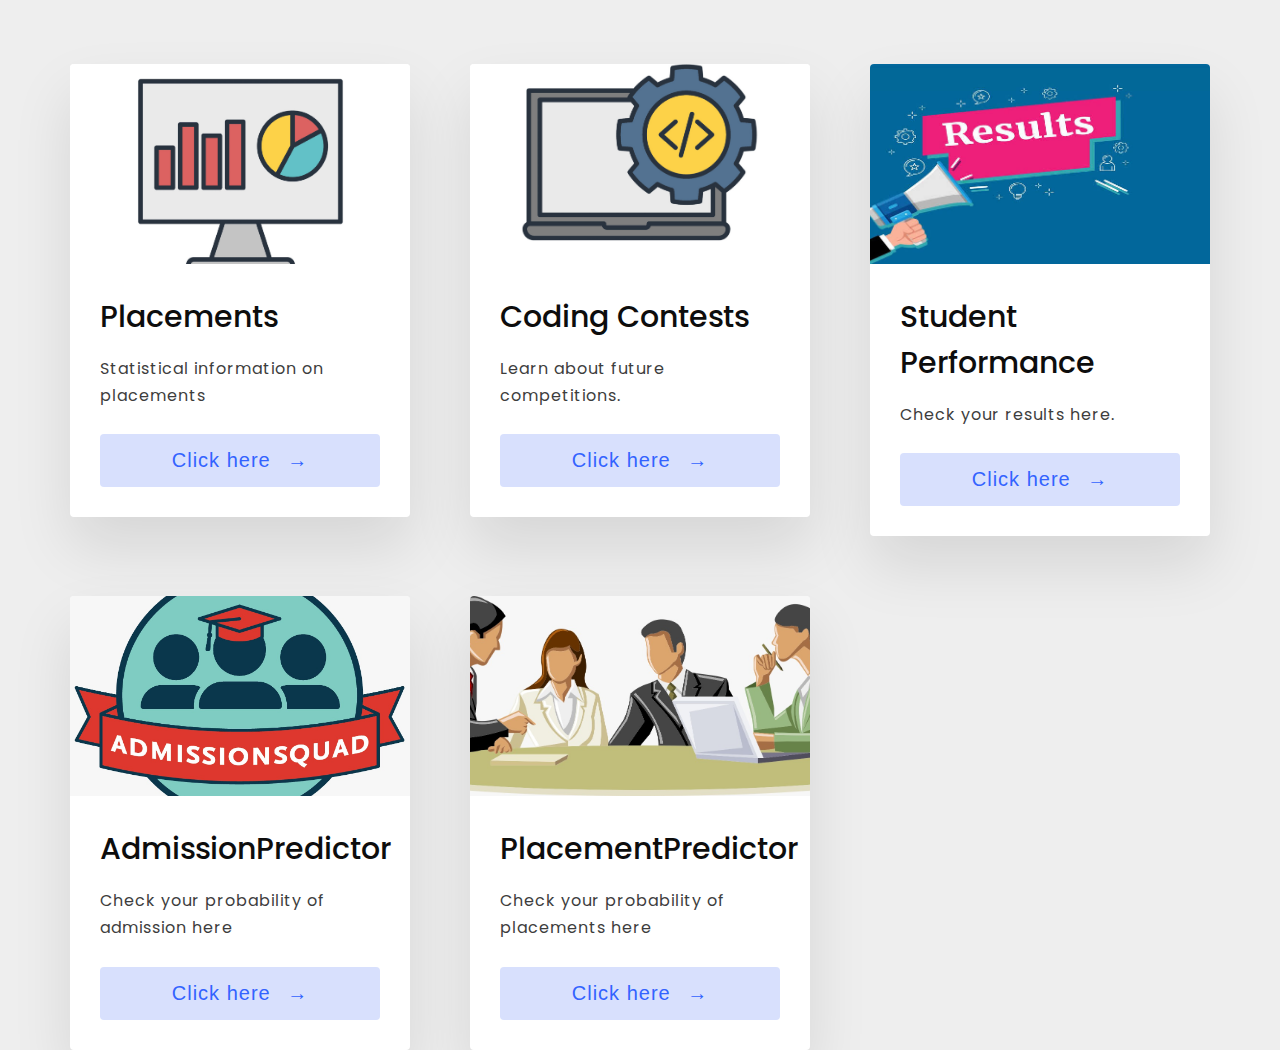
<file: index.html>
<!DOCTYPE html>
<html lang="en">
  <head>
    <meta charset="UTF-8" />
    <meta name="viewport" content="width=device-width, initial-scale=1.0" />
    <title>Educational dashboard</title>

    <link rel="stylesheet" href="style.css" />
  </head>

  <body>
    
    <div class="grid" >
      <div class="grid-item">
        <div class="card">
          <img class="card-img" src="./img/placements.jpg" alt="Rome" />
          <div class="card-content">
            <h1 class="card-header">Placements</h1>
            <p class="card-text">
              Statistical information on placements
            </p>
            <button class="card-btn" onclick="location.href='Placements_details.html'">Click here <span>&rarr;</span></button>
          </div>
        </div>
      </div>
      <!--<div class="grid-item">
        <div class="card">
          <img
            class="card-img"
            src="./img/faculty.png"
            alt="Grand Canyon"
          />
          <div class="card-content">
            <h1 class="card-header">Faculty</h1>
            <p class="card-text">
              Statistics on the Faculty 
            </p>
            <button class="card-btn">Click here<span>&rarr;</span></button>
          </div>
        </div>
      </div>
      <div class="grid-item">
        <div class="card">
          <img class="card-img" src="./img/library.png" alt="Maldives" />
          <div class="card-content">
            <h1 class="card-header">Library</h1>
            <p class="card-text">
              Statistics from the library
            </p>
            <button class="card-btn">Click here <span>&rarr;</span></button>
          </div>
        </div>
      </div>-->
      <div class="grid-item">
        <div class="card">
          <img class="card-img" src="./img/codingdp.jpg" alt="Maldives" />
          <div class="card-content">
            <h1 class="card-header">Coding Contests</h1>
            <p class="card-text">
              Learn about future competitions.
            </p>
            <button class="card-btn" onclick="location.href='./coding/index.html'">Click here <span>&rarr;</span></button>
          </div>
        </div>
      </div>
      <div class="grid-item">
        <div class="card">
          <img class="card-img" src="./img/results.jpg" alt="Maldives" />
          <div class="card-content">
            <h1 class="card-header">Student Performance</h1>
            <p class="card-text">
              Check your results here.
            </p>
            <button class="card-btn" onclick="location.href='results.html'">Click here <span>&rarr;</span></button>
          </div>
        </div>
      </div>
      <!--<div class="grid-item">
        <div class="card">
          <img class="card-img" src="./img/library.jpg" alt="Maldives" />
          <div class="card-content">
            <h1 class="card-header">Library</h1>
            <p class="card-text">
              Library Dashboard
            </p>
            <button class="card-btn" onclick="location.href='library.html'">Click here <span>&rarr;</span></button>
          </div>
        </div>
      </div>-->
      <div class="grid-item">
        <div class="card">
          <img class="card-img" src="./img/admission.jpg" alt="Maldives" />
          <div class="card-content">
            <h1 class="card-header">AdmissionPredictor</h1>
            <p class="card-text">
              Check your probability of admission here
            </p>
            <button class="card-btn" onclick="location.href='https://pasupuletiraja-admission-prediction-main-j3kzbmrmmv58frwvshfdfs.streamlit.app/'">Click here <span>&rarr;</span></button>
          </div>
        </div>
      </div>
        <div class="grid-item">
          <div class="card">
            <img class="card-img" src="./img/placement_predict.jpg" alt="Maldives" />
            <div class="card-content">
              <h1 class="card-header">PlacementPredictor</h1>
              <p class="card-text">
                Check your probability of placements here
              </p>
              <button class="card-btn" onclick="location.href='https://pasupuletiraja-placement-prediction-x1ogzdmoase.streamlit.app/'">Click here <span>&rarr;</span></button>
            </div>
          </div>
      </div>
      <!--<div class="grid-item">
        <div class="card">
          <img class="card-img" src="./img/attendance.jpg" alt="Maldives" />
          <div class="card-content">
            <h1 class="card-header">Attendance</h1>
            <p class="card-text">
              Attendance
            </p>
            <button class="card-btn" onclick="location.href='attendance.html'">Click here <span>&rarr;</span></button>
          </div>
        </div>
      </div>-->
    </div>
  </body>
</html>
</file>
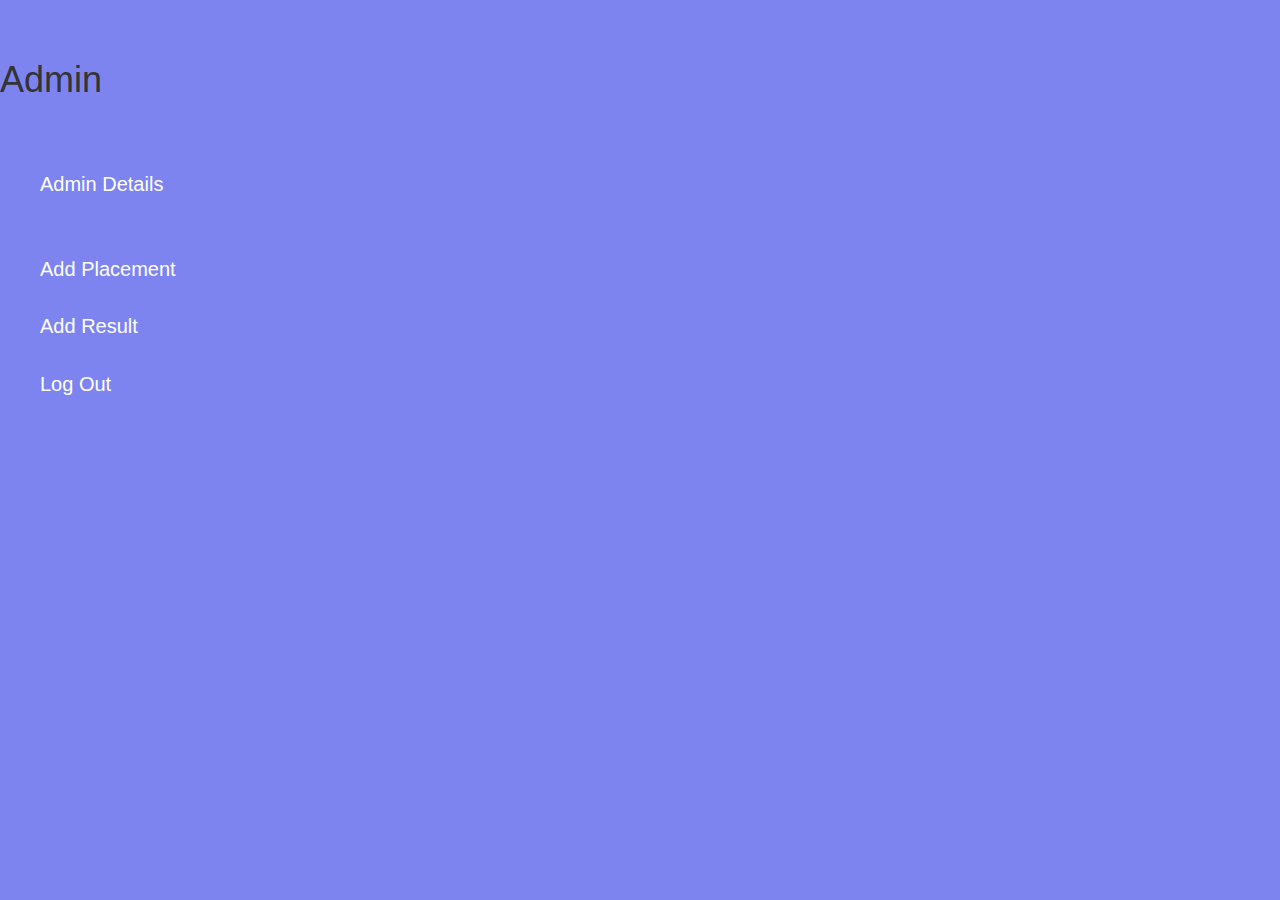
<file: adminmenu.html>
<html>
<head>
  <meta charset="utf-8">
  <meta name="viewport" content="width=device-width, initial-scale=1">
  <link rel="stylesheet" href="https://maxcdn.bootstrapcdn.com/bootstrap/3.4.1/css/bootstrap.min.css">
  <script src="https://ajax.googleapis.com/ajax/libs/jquery/3.6.0/jquery.min.js"></script>
  <script src="https://maxcdn.bootstrapcdn.com/bootstrap/3.4.1/js/bootstrap.min.js"></script>
  <style>
    *{
      list-style:none;
      text-decoration: none;
    }
    body{
        background: #7d84f0;
    }
    .headings a{
      color:white;
      font-size: 20px;
    }
    .display{
      padding: 20px;
    }
    .headings li a:hover{
      color:yellow;

    }
    </style>
    <body>
<div class=headings>
  <br><br>
  <h1>Admin</h1>
  <br>
  <ul>
  
      <br>
      
            <br>
        <li><a href=admindetails.php target=adminmain>Admin Details</li>
              <br>
          
                <br>
      <li><a href=doctorlist.php target=adminmain>Add Placement</li>
            <br>
        <li><a href=displaystaff.php  target=adminmain>Add Result</li>
              <br>
          
        <li><a href=temp.html target="_top">Log Out</a></li>
    </ul>

  </div>
</body>
</html>
</file>
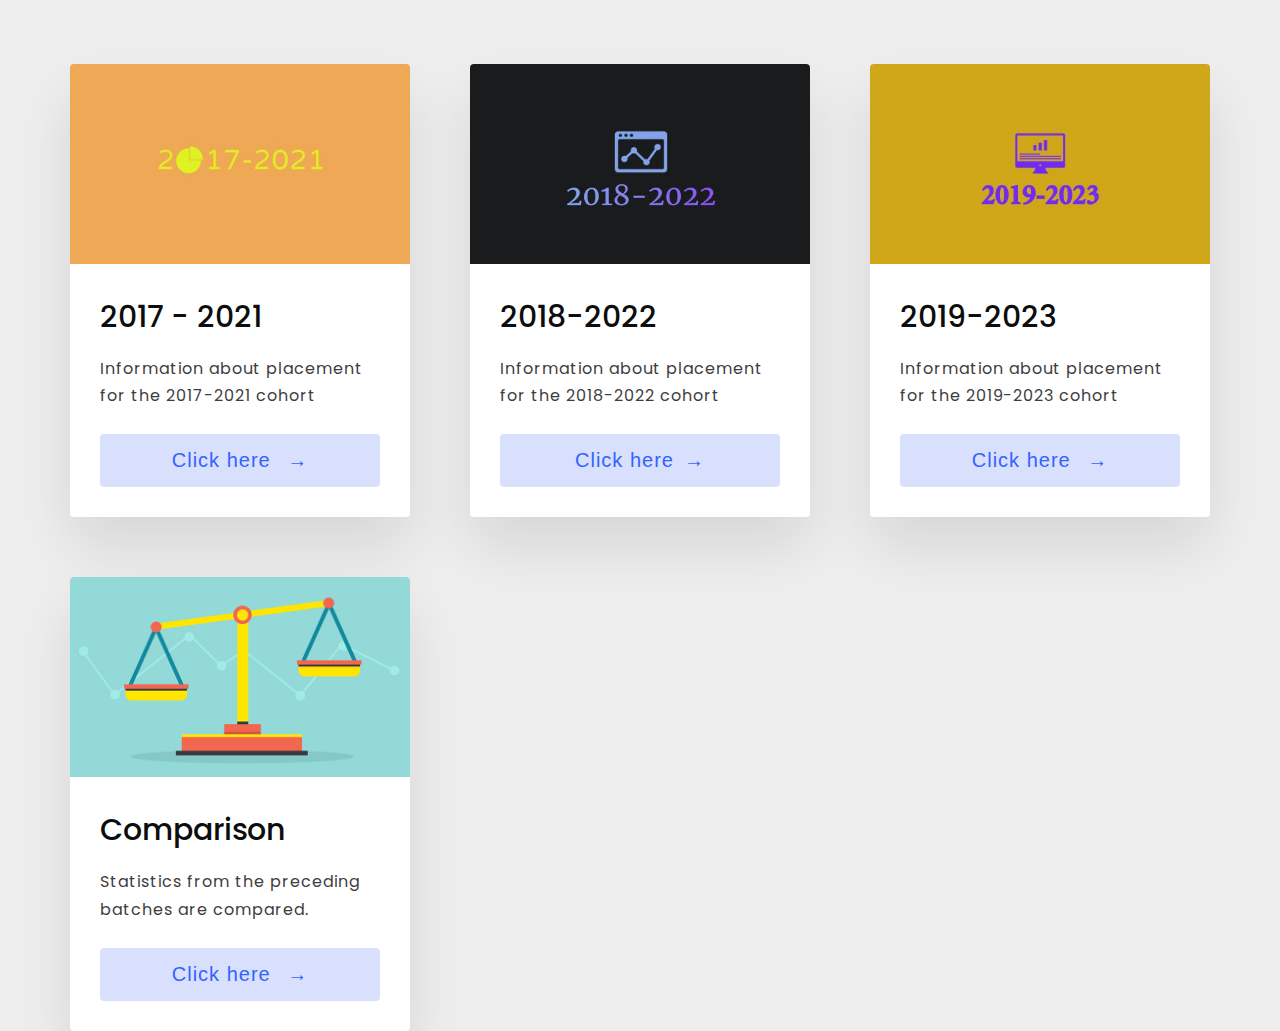
<file: Placements_details.html>
<!DOCTYPE html>
<html lang="en">
  <head>
    <meta charset="UTF-8" />
    <meta name="viewport" content="width=device-width, initial-scale=1.0" />
    <title>placements Details</title>

    <link rel="stylesheet" href="style.css" />
  </head>

  <body>
    <div class="grid">
      <div class="grid-item">
        <div class="card">
          <img class="card-img" src="./img/2017_2021.jpeg" alt="2017_2021" />
          <div class="card-content">
            <h1 class="card-header">2017 - 2021</h1>
            <p class="card-text">
              Information about placement for the 2017-2021 cohort
            </p>
            <button class="card-btn" onclick="location.href='placements2017_2021.html'">Click here <span>&rarr;</span></button>
          </div>
        </div>
      </div>
      <div class="grid-item">
        <div class="card">
          <img
            class="card-img"
            src="./img/2018_2022.jpeg"
            alt="2018_2022"
          />
          <div class="card-content">
            <h1 class="card-header">2018-2022</h1>
            <p class="card-text">
              Information about placement for the 2018-2022 cohort
            </p>
            <button class="card-btn" onclick="location.href='placements2018_2022.html'">Click here<span>&rarr;</span></button>
          </div>
        </div>
      </div>
      <div class="grid-item">
        <div class="card">
          <img class="card-img" src="./img/2019_2023.jpeg" alt="2019_2023" />
          <div class="card-content">
            <h1 class="card-header">2019-2023</h1>
            <p class="card-text">
              Information about placement for the 2019-2023 cohort
            </p>
            <button class="card-btn" onclick="location.href='placements2019_2023.html'">Click here <span>&rarr;</span></button>
          </div>
        </div>
      </div>
      <div class="grid-item">
        <div class="card">
          <img class="card-img" src="./img/comparison.png" alt="Maldives" />
          <div class="card-content">
            <h1 class="card-header">Comparison</h1>
            <p class="card-text">
              Statistics from the preceding batches are compared.
            </p>
            <button class="card-btn" onclick="location.href='comparison.html'">Click here <span>&rarr;</span></button>
          </div>
        </div>
      </div>
    </div>
  </body>
</html>
</file>
<file: style.css>
@import url("https://fonts.googleapis.com/css?family=Poppins&display=swap");

* {
  margin: 0;
  padding: 0;
}

html {
  box-sizing: border-box;
  font-size: 62.5%;
}

body {
  background-color: #eee;
  font-family: "Poppins", sans-serif;
  display: flex;
  justify-content: center;
  align-items: center;
  min-height: 100vh;
}

.grid {
  padding-top: 5%;
  display: grid;
  width: 114em;
  grid-gap: 6rem;
  grid-template-columns: repeat(auto-fit, minmax(30rem, 1fr));
  align-items: start;
}

.grid-item {
  background-color: #fff;
  border-radius: 0.4rem;
  overflow: hidden;
  box-shadow: 0 3rem 6rem rgba(0, 0, 0, 0.1);
  cursor: pointer;
  transition: 0.2s;
}

.grid-item:hover {
  transform: translateY(-0.5%);
  box-shadow: 0 4rem 8rem rgba(0, 0, 0, 0.5);
}

.card-img {
  display: block;
  width: 100%;
  height: 20rem;
  object-fit: cover;
}

.card-content {
  padding: 3rem;
}

.card-header {
  font-size: 3rem;
  font-weight: 500;
  color: #0d0d0d;
  margin-bottom: 1.5rem;
}

.card-text {
  font-size: 1.6rem;
  letter-spacing: 0.1rem;
  line-height: 1.7;
  color: #3d3d3d;
  margin-bottom: 2.5rem;
}

.card-btn {
  display: block;
  width: 100%;
  padding: 1.5rem;
  font-size: 2rem;
  text-align: center;
  color: #3363ff;
  background-color: #d8e0fd;
  border: none;
  border-radius: 0.4rem;
  transition: 0.2s;
  cursor: pointer;
  letter-spacing: 0.1rem;
}

.card-btn span {
  margin-left: 1rem;
  transition: 0.2s;
}

.card-btn:hover,
.card-btn:active {
  background-color: #c2cffc;
}

.card-btn:hover span,
.card-btn:active span {
  margin-left: 1.5rem;
}

@media only screen and (max-width: 60em) {
  body {
    padding: 3rem;
  }

  .grid {
    grid-gap: 3rem;
  }
}
</file>
